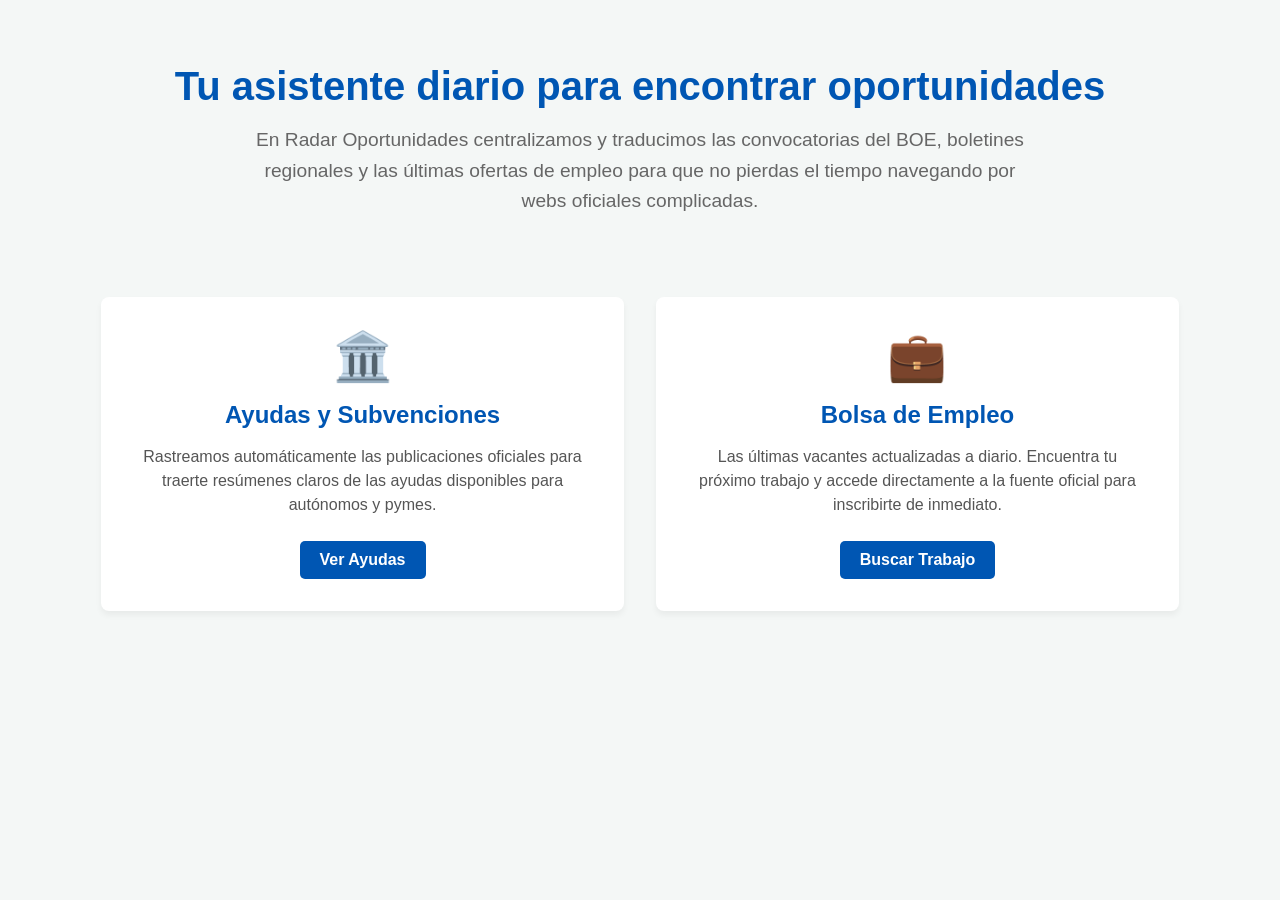
<file: index.html>
<!DOCTYPE html>
<html lang="es">
<head>
    <meta charset="UTF-8">
    <meta name="viewport" content="width=device-width, initial-scale=1.0">
    <title>Radar Oportunidades | Tu asistente de ayudas y empleo</title>
    <link rel="stylesheet" href="style.css">
</head>
<body>
    <!-- Aquí se inyectará el Header -->
    <div id="header-placeholder"></div>

    <main class="container">
        <section class="hero">
            <h1>Tu asistente diario para encontrar oportunidades</h1>
            <p class="subtitle">En Radar Oportunidades centralizamos y traducimos las convocatorias del BOE, boletines regionales y las últimas ofertas de empleo para que no pierdas el tiempo navegando por webs oficiales complicadas.</p>
        </section>

        <section class="features">
            <div class="card">
                <div class="card-icon">🏛️</div>
                <h2>Ayudas y Subvenciones</h2>
                <p>Rastreamos automáticamente las publicaciones oficiales para traerte resúmenes claros de las ayudas disponibles para autónomos y pymes.</p>
                <a href="boe.html" class="btn">Ver Ayudas</a>
            </div>

            <div class="card">
                <div class="card-icon">💼</div>
                <h2>Bolsa de Empleo</h2>
                <p>Las últimas vacantes actualizadas a diario. Encuentra tu próximo trabajo y accede directamente a la fuente oficial para inscribirte de inmediato.</p>
                <a href="sef.html" class="btn">Buscar Trabajo</a>
            </div>
        </section>
    </main>

    <!-- Aquí se inyectará el Footer -->
    <div id="footer-placeholder"></div>

    <!-- Cargamos nuestro cerebro -->
    <script src="script.js"></script>
</body>
</html>
</file>
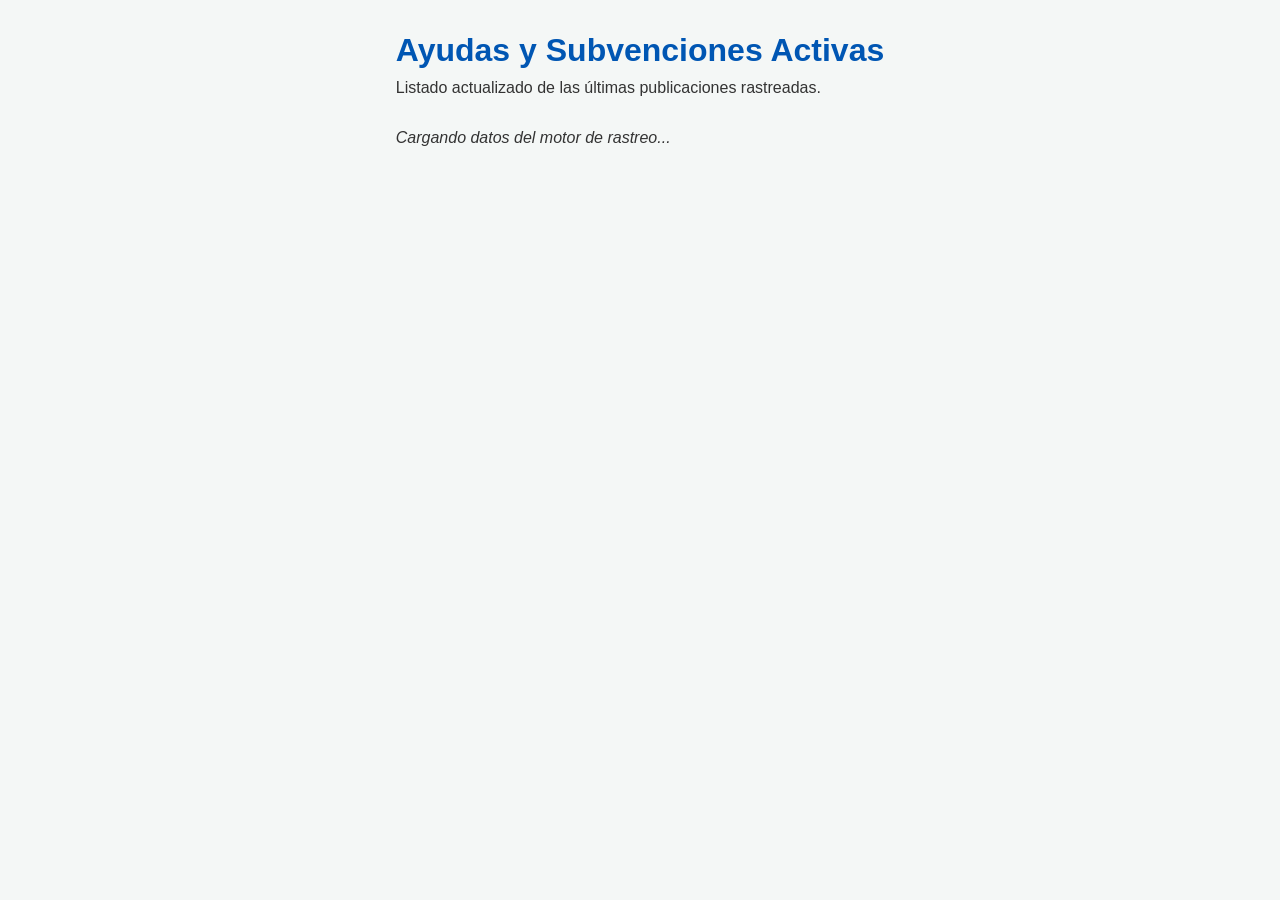
<file: boe.html>
<!DOCTYPE html>
<html lang="es">
<head>
    <meta charset="UTF-8">
    <meta name="viewport" content="width=device-width, initial-scale=1.0">
    <title>Radar Oportunidades | Ayudas y BOE</title>
    <link rel="stylesheet" href="style.css">
</head>
<body>
    <div id="header-placeholder"></div>
    <main class="container page-content">
        <h1>Ayudas y Subvenciones Activas</h1>
        <p>Listado actualizado de las últimas publicaciones rastreadas.</p>
        
        <!-- Aquí meteremos las tarjetas que nos genere Python en el futuro -->
        <div id="datos-api" class="datos-grid">
            <p><i>Cargando datos del motor de rastreo...</i></p>
        </div>
    </main>
    <div id="footer-placeholder"></div>
    <script src="script.js"></script>
</body>
</html>
</file>
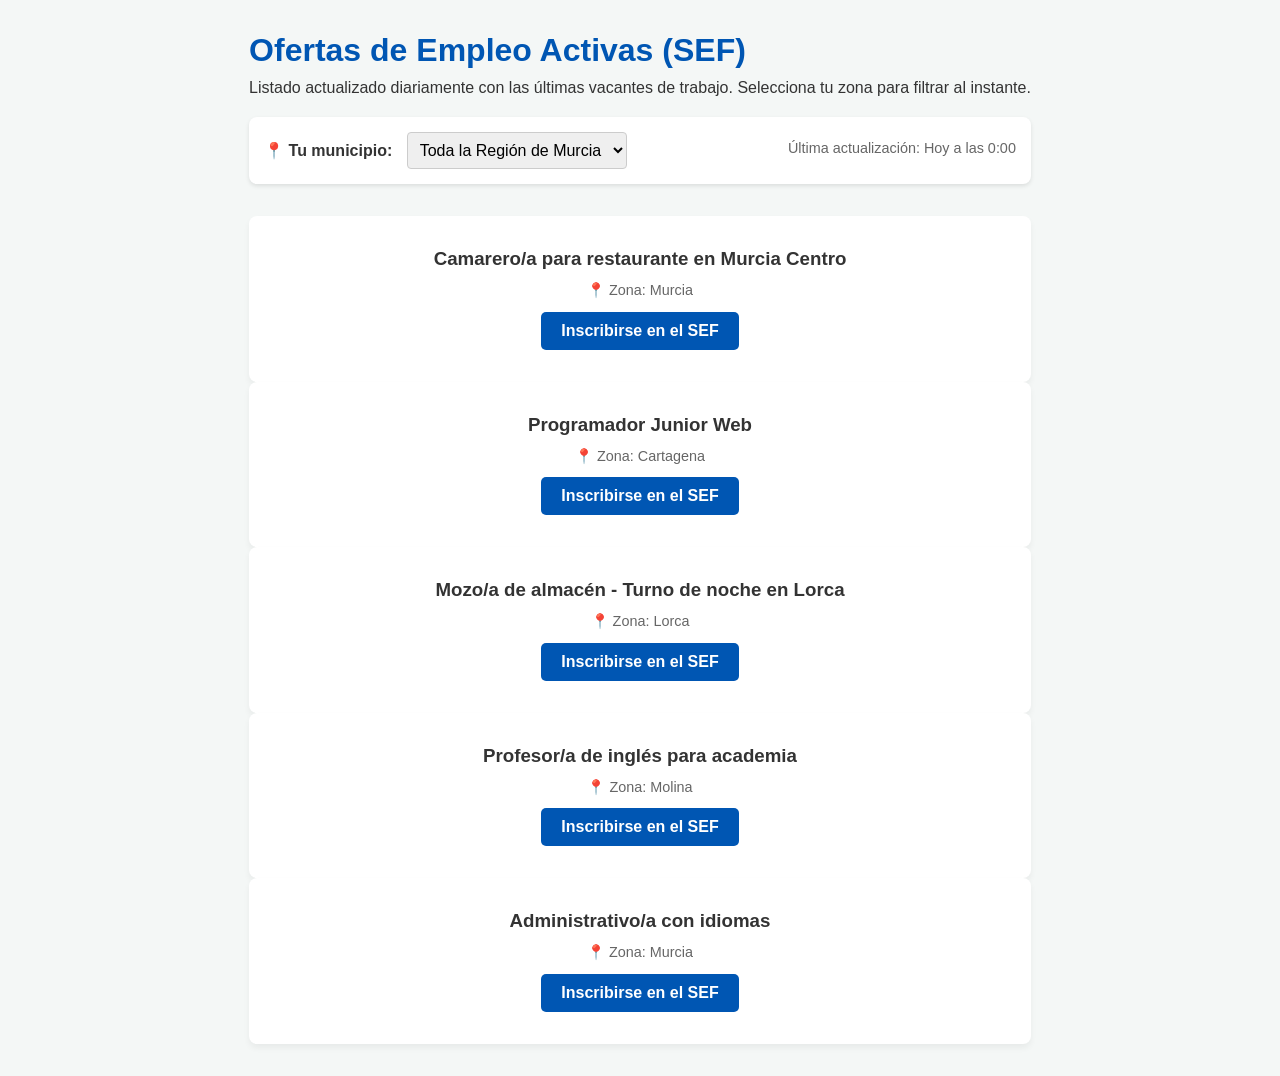
<file: sef.html>
<!DOCTYPE html>
<html lang="es">
<head>
    <meta charset="UTF-8">
    <meta name="viewport" content="width=device-width, initial-scale=1.0">
    <title>Radar Oportunidades | Ofertas de Empleo (SEF)</title>
    <link rel="stylesheet" href="style.css">
</head>
<body>
    <div id="header-placeholder"></div>

    <main class="container page-content">
        <h1>Ofertas de Empleo Activas (SEF)</h1>
        <p>Listado actualizado diariamente con las últimas vacantes de trabajo. Selecciona tu zona para filtrar al instante.</p>
        
        <div class="filtro-zona" style="margin: 20px 0; padding: 15px; background: white; border-radius: 8px; box-shadow: 0 2px 4px rgba(0,0,0,0.1);">
            <label for="selector-zona" style="font-weight: bold; margin-right: 10px;">📍 Tu municipio:</label>
            <select id="selector-zona" style="padding: 8px; border-radius: 4px; border: 1px solid #ccc; font-size: 1rem;">
                <option value="todas">Toda la Región de Murcia</option>
                <option value="murcia">Murcia Capital</option>
                <option value="cartagena">Cartagena</option>
                <option value="lorca">Lorca</option>
                <option value="molina">Molina de Segura</option>
            </select>
            <span id="ultima-actualizacion" style="float: right; color: #666; font-size: 0.9rem; margin-top: 8px;"></span>
        </div>
        
        <div id="datos-api" class="datos-grid">
            <p><i>Rastreando las últimas ofertas de empleo...</i></p>
        </div>
    </main>

    <div id="footer-placeholder"></div>

    <script src="script.js"></script>
</body>
</html>
</file>
<file: style.css>
/* Variables de color para mantener coherencia */
:root {
    --primary-color: #0056b3;
    --secondary-color: #f4f7f6;
    --text-color: #333;
    --card-bg: #ffffff;
    --hover-color: #004494;
}

* {
    margin: 0;
    padding: 0;
    box-sizing: border-box;
    font-family: 'Segoe UI', Roboto, Helvetica, Arial, sans-serif;
}

body {
    background-color: var(--secondary-color);
    color: var(--text-color);
    display: flex;
    flex-direction: column;
    min-height: 100vh;
}

/* Header Styles */
.main-header {
    background-color: var(--primary-color);
    color: white;
    padding: 1rem 2rem;
    display: flex;
    justify-content: space-between;
    align-items: center;
    box-shadow: 0 2px 5px rgba(0,0,0,0.1);
}

.logo-container {
    font-size: 1.5rem;
    font-weight: bold;
    display: flex;
    align-items: center;
    gap: 10px;
}

.main-nav ul {
    list-style: none;
    display: flex;
    gap: 20px;
}

.main-nav a {
    color: white;
    text-decoration: none;
    font-weight: 500;
    transition: opacity 0.3s;
}

.main-nav a:hover {
    opacity: 0.8;
}

/* Container y Main Content */
.container {
    max-width: 1200px;
    margin: 0 auto;
    padding: 2rem;
    flex: 1; /* Empuja el footer hacia abajo */
}

/* Hero Section */
.hero {
    text-align: center;
    margin-bottom: 3rem;
    padding: 2rem 0;
}

.hero h1 {
    font-size: 2.5rem;
    margin-bottom: 1rem;
    color: var(--primary-color);
}

.subtitle {
    font-size: 1.2rem;
    color: #666;
    max-width: 800px;
    margin: 0 auto;
    line-height: 1.6;
}

/* Features Grid */
.features {
    display: grid;
    grid-template-columns: repeat(auto-fit, minmax(300px, 1fr));
    gap: 2rem;
}

.card {
    background-color: var(--card-bg);
    padding: 2rem;
    border-radius: 8px;
    box-shadow: 0 4px 6px rgba(0,0,0,0.05);
    text-align: center;
    transition: transform 0.3s ease;
}

.card:hover {
    transform: translateY(-5px);
}

.card-icon {
    font-size: 3rem;
    margin-bottom: 1rem;
}

.card h2 {
    margin-bottom: 1rem;
    color: var(--primary-color);
}

.card p {
    margin-bottom: 1.5rem;
    color: #555;
    line-height: 1.5;
}

/* Botones */
.btn {
    display: inline-block;
    background-color: var(--primary-color);
    color: white;
    padding: 10px 20px;
    border-radius: 5px;
    text-decoration: none;
    font-weight: bold;
    transition: background-color 0.3s;
}

.btn:hover {
    background-color: var(--hover-color);
}

/* Pages Content (BOE / SEF) */
.page-content h1 {
    margin-bottom: 10px;
    color: var(--primary-color);
}
.datos-grid {
    margin-top: 2rem;
}

/* Footer */
.main-footer {
    background-color: #222;
    color: white;
    text-align: center;
    padding: 1rem;
    margin-top: auto;
}
</file>
